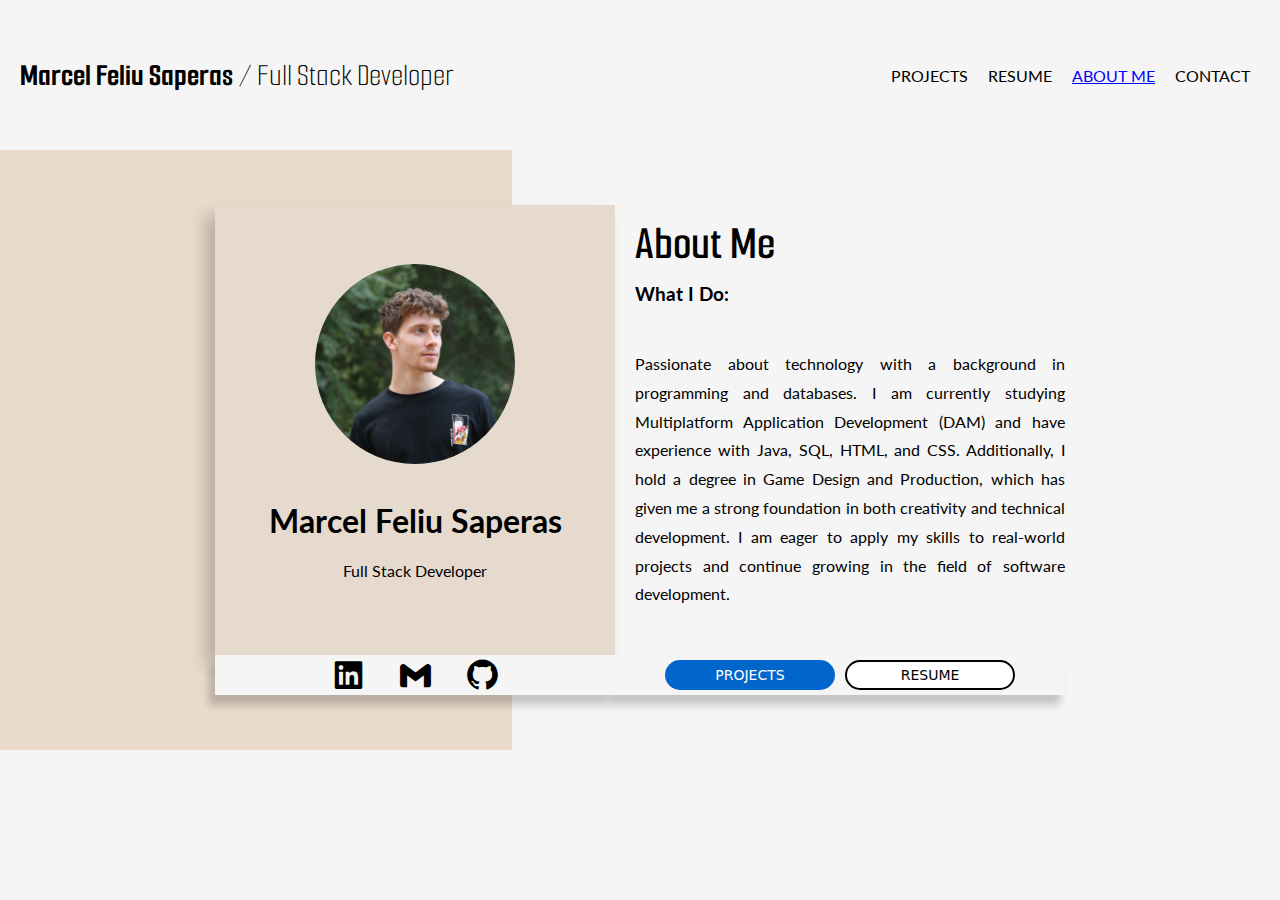
<file: index.html>
<!DOCTYPE html>
<html lang="en">

<head>
    <meta charset="UTF-8">
    <meta name="viewport" content="width=device-width, initial-scale=1.0">
    <link rel="stylesheet" href="style.css">
    <title>Marcel Feliu Saperas</title>
    <link href='https://unpkg.com/boxicons@2.1.4/css/boxicons.min.css' rel='stylesheet'>

</head>

<body>
    <!-- Fondo de la tarjeta -->
    <div class="background"></div>

    <!-- Header -->
    <header>
        <h1 class="header-name">
            <span class="smooch-sans-bold">Marcel Feliu Saperas</span> / Full Stack Developer
        </h1>
        <ul>
            <li><a href="/html pages/projects.html">PROJECTS</a></li>
            <li><a href="/html pages/resume.html">RESUME</a></li>
            <li><a class="blue-highligth" href="index.html">ABOUT ME</a></li>
            <li><a href="https://mail.google.com/mail/?view=cm&fs=1&to=marcel.fsaperas@gmail.com" target="_blank">CONTACT</a></li>
        </ul>
    </header>
    

    <!-- Main content -->
    <main>
        <!-- Profile Card -->
        <div class="grid-container">
            <section class="profile-card">
                <div class="profile-photo">
                    <img src="/img/foto marcel.JPG" alt="foto" class="pfp">
                </div>
                <div>
                    <h1>Marcel Feliu Saperas</h1>
                    <p>Full Stack Developer</p>
                </div>
            </section>
            <div class="social-links">
                <ul class="icons">
                    <li><a href="https://www.linkedin.com/in/marcel-feliu-saperas-10a003237/" target="_blank"><i class='bx bxl-linkedin-square' ></i></a></li>
                    <li><a href="https://mail.google.com/mail/?view=cm&fs=1&to=marcel.fsaperas@gmail.com" target="_blank">
                        <i class='bx bxl-gmail'></i></a></li>
                    <li><a href="https://github.com/marcelfsaperas" target="_blank"><i class='bx bxl-github'></i></a></li>
                </ul>
            </div>
            <!-- About Me -->
            <section class="about-me">
                <h2 class="about-me-title">About Me</h2>
                <h3 class="what-i-do">What I Do:</h3>
                <p class="description">Passionate about technology with a background in programming and databases. I am currently studying Multiplatform Application Development (DAM) and have experience with Java, SQL, HTML, and CSS. Additionally, I hold a degree in Game Design and Production, which has given me a strong foundation in both creativity and technical development.

                    I am eager to apply my skills to real-world projects and continue growing in the field of software development.</p>
            </section>
            <section class="buttons">
                
                <a href="html pages/projects.html">
                    <button class="btn project">PROJECTS</button>
                </a>
                <a href="html pages/resume.html">
                    <button class="btn resume">RESUME</button>
                </a>

            </section>
        </div>

        
    </main>

    <!-- Footer -->
    <footer>
    </footer>
</body>

</html>
</file>
<file: style.css>
@import url('https://fonts.googleapis.com/css2?family=Smooch+Sans:wght@100;200;300;400;500;600;700;800;900&display=swap');
@import url("https://fonts.googleapis.com/css2?family=Barlow+Condensed:ital,wght@0,100;0,200;0,300;0,400;0,500;0,600;0,700;0,800;0,900;1,100;1,200;1,300;1,400;1,500;1,600;1,700;1,800;1,900&family=Lato:ital,wght@0,100;0,300;0,400;0,700;0,900;1,100;1,300;1,400;1,700;1,900&family=Roboto:ital,wght@0,100;0,300;0,400;0,500;0,700;0,900;1,100;1,300;1,400;1,500;1,700;1,900&family=Smooch+Sans:wght@100..900&display=swap");

:root {
    --white: whitesmoke;
    --background: rgb(233, 218, 203);
    font-family: "Lato", serif;
    font-weight: 400;
    font-style: normal;
    
}

* {
    box-sizing: border-box;
}
.blue-highligth{
    color: blue;
    text-decoration: underline;
}

html,
body {
    height: 100%;
    margin: 0;
}
.header-name{
    font-family: "Smooch Sans", serif;
    font-optical-sizing: auto;
    font-weight: 300; 
    font-style: normal;
}
.smooch-sans-bold {
    font-family: "Smooch Sans", serif;
    font-optical-sizing: auto;
    font-weight: 700; 
    font-style: normal;
}

.lato-thin {
  font-family: "Lato", serif;
  font-weight: 100;
  font-style: normal;
}

.lato-light {
  font-family: "Lato", serif;
  font-weight: 300;
  font-style: normal;
}

.lato-regular {
  font-family: "Lato", serif;
  font-weight: 400;
  font-style: normal;
}

.lato-bold {
  font-family: "Lato", serif;
  font-weight: 700;
  font-style: normal;
}

/* Fondo detrás de la tarjeta */
.background {
    position: absolute;
    top: 0;
    left: 0;
    width: 40%;
    height: 100%;
    background-color: var(--background);
    z-index: -1;
}

main {
    position: relative;
    z-index: 1;
}


body {
    display: flex;
    flex-direction: column;
    justify-content: space-between;
    background-color: var(--white)
}

header {
    width: auto;
    height: 150px;
    background-color: var(--white);
    display: flex; 
    align-items: center; 
    justify-content: space-between; 
    padding: 20px 20px; 
}

ul {

    display: flex;
    justify-content: end;
    margin-left: auto;
    width: auto;
    gap: 20px;
    padding: 10px;
    list-style: none;
}

a {
    text-decoration: none;
    color: #000000;
}



.grid-container {
    display: grid;
    grid-template-columns: auto auto;
    justify-content: center;
    align-content: center;
    align-items: center;
    justify-items: center;



}

/* --------------------------- 
        PROFILE CARD 
------------------------------*/
.profile-card {
    display: flex;
    width: 400px;
    height: 450px;
    background-color: rgb(230, 218, 206);
    box-shadow: -10px 10px 15px rgba(0, 0, 0, 0.2);
    flex-direction: column;
    justify-content: center;
    
    
    
}

.about-me {
    width: 450px;
    height: 450px;
    /* box-shadow: 0 5px 10px rgba(0, 0, 0, 0.3); */


}
.profile-photo {
    display: flex;
    justify-content: center;
    align-items: center;
    margin-bottom: 15px; /* Espaciado entre la foto y el texto deaabajo */
}
.profile-photo img{
    width: 200px;
    height: 200px;
    border-radius: 100%;
    object-fit: cover; /*ajustar la imagen al contenedor sin deformarla */
}

.profile-card h1{
    text-align: center;
}
.profile-card p{
    text-align: center;
}
.description, .about-me-title, .what-i-do{
    
    width: 100%; 
    height: 15%; 
    padding-top: 10px; 
    padding-left: 20px;
    margin: 0; 
    text-align: justify; 
}
.what-i-do{
    padding-bottom: 0px;
}
.description{
    line-height: 1.8; /* Aumenta el espacio entre líneas */

}
.about-me-title{
    font-size: 3rem;
    font-family: "Smooch Sans", serif;
    font-optical-sizing: auto;
    font-weight: 600; 
    font-style: normal;
    
}

.social-links {
    width: 100%;
    height: 40px;
    grid-row: 2;
    grid-column: -3 / -2;
    background-color: var(--white);
    box-shadow: -6px 10px 8px rgba(0, 0, 0, 0.2);

    display: flex;
    justify-content: center;
    align-items: center;
    gap: 30px;
    z-index: 49;
}
.icons{
    display: flex;
    justify-content: center; 
    align-items: center;
    width: 100%;
    gap: 30px;
    
}
.icons i{
    font-size: 2.3rem;
}


.buttons {
    width: 100%;
    height: 40px;
    grid-row: 2;
    grid-column: -2 / -1;
    background-color: var(--white);
    box-shadow: -5px 10px 8px rgba(0, 0, 0, 0.2);

    display: flex;
    justify-content: center;
    align-items: center;
    gap: 10px;
    padding: 20px;

}

footer {
    height: 150px;
    width: 100%;
    background-color: var(--white);
}


/* Estil de los botones */
.btn, .resume {
    cursor: pointer;
    border: solid 2px transparent;
    font-family: "system-ui";
    font-size: 14px;
    color: rgb(255, 255, 255);
    
    min-width: 170px; 
    max-width: 250px; 
    
    padding: 5px 20px;
    box-shadow: rgb(0, 0, 0) 0px 0px 0px 0px;
    border-radius: 25px;
    text-align: center;
    display: flex;
    justify-content: center;
    align-items: center;
    
    background: rgb(0, 102, 204);
    
}
.btn:hover {
    background: rgb(255, 255, 255); 
    color: rgb(0, 102, 204); 
    border: 2px solid rgb(0, 102, 204);
    transition: background-color 1s ease;
}


.resume {
    background: rgb(255, 255, 255);
    color: rgb(0, 0, 0); 
    border: 2px solid black;
    transition: background-color 1s ease;
}

.resume:hover {
    background: rgb(0, 102, 204);
    color: rgb(255, 255, 255);
}

/* Media Query para pantallas pequeñas */
@media (max-width: 768px) {

    header {
        flex-direction: column;
        height: auto;
        align-items: center;
        gap: 10px;
    }

    .header-name {
        text-align: center; /* Centra el nombre */
    }

    ul {
        justify-content: center; /* Centra los botones */
        width: 100%;
        padding: 0;
    }

    .grid-container {
        display: flex;
        flex-direction: column;  /* Cambiar a una disposición en columna */
        align-items: center;
        justify-content: center;
        background-color: white;
    }
    
    .description{
        width: calc(100% - 15px);
        text-align: left;
        
    }

    .profile-card {
        width: 80%;  
        margin-top: 10px;
    }

    .social-links {
        width: 80%;
        box-shadow: -10px 0px 15px rgba(0, 0, 0, 0.2);

    }

    
    .about-me {
        width: 80%;
        height: auto; /* Ajusta la altura según el contenido */
        background-color: rgb(230, 218, 206);
        box-shadow: -10px 10px 15px rgba(0, 0, 0, 0.2);
        padding: 20px; 
    }

    .buttons {
        width: 80%;  /* AJusta el tamaño de los botones */
        display: flex;
        flex-direction: row;  
        gap: 10px;
    }

    .btn {
        
        font-size: 14px;
        color: rgb(255, 255, 255);
    
        min-width: auto; 
        max-width: auto; 
        width: auto;
        
        padding: 5px 20px;
        box-shadow: rgb(0, 0, 0) 0px 0px 0px 0px;
        border-radius: 25px;
        background: rgb(0, 102, 204);
    }

    .resume {
        background: rgb(255, 255, 255); 
        color: rgb(0, 102, 204); 
        border: 2px solid rgb(0, 102, 204);
        transition: background-color 1s ease;
    }

    .profile-photo img {
        width: 150px;  /* Reducimos el tamaño de la foto en pantallas pequeñas */
        height: 150px;
    }

    .icons i {
        font-size: 1.8rem;  /* Reducimos el tamanyo de los iconos */
    }
}
</file>
